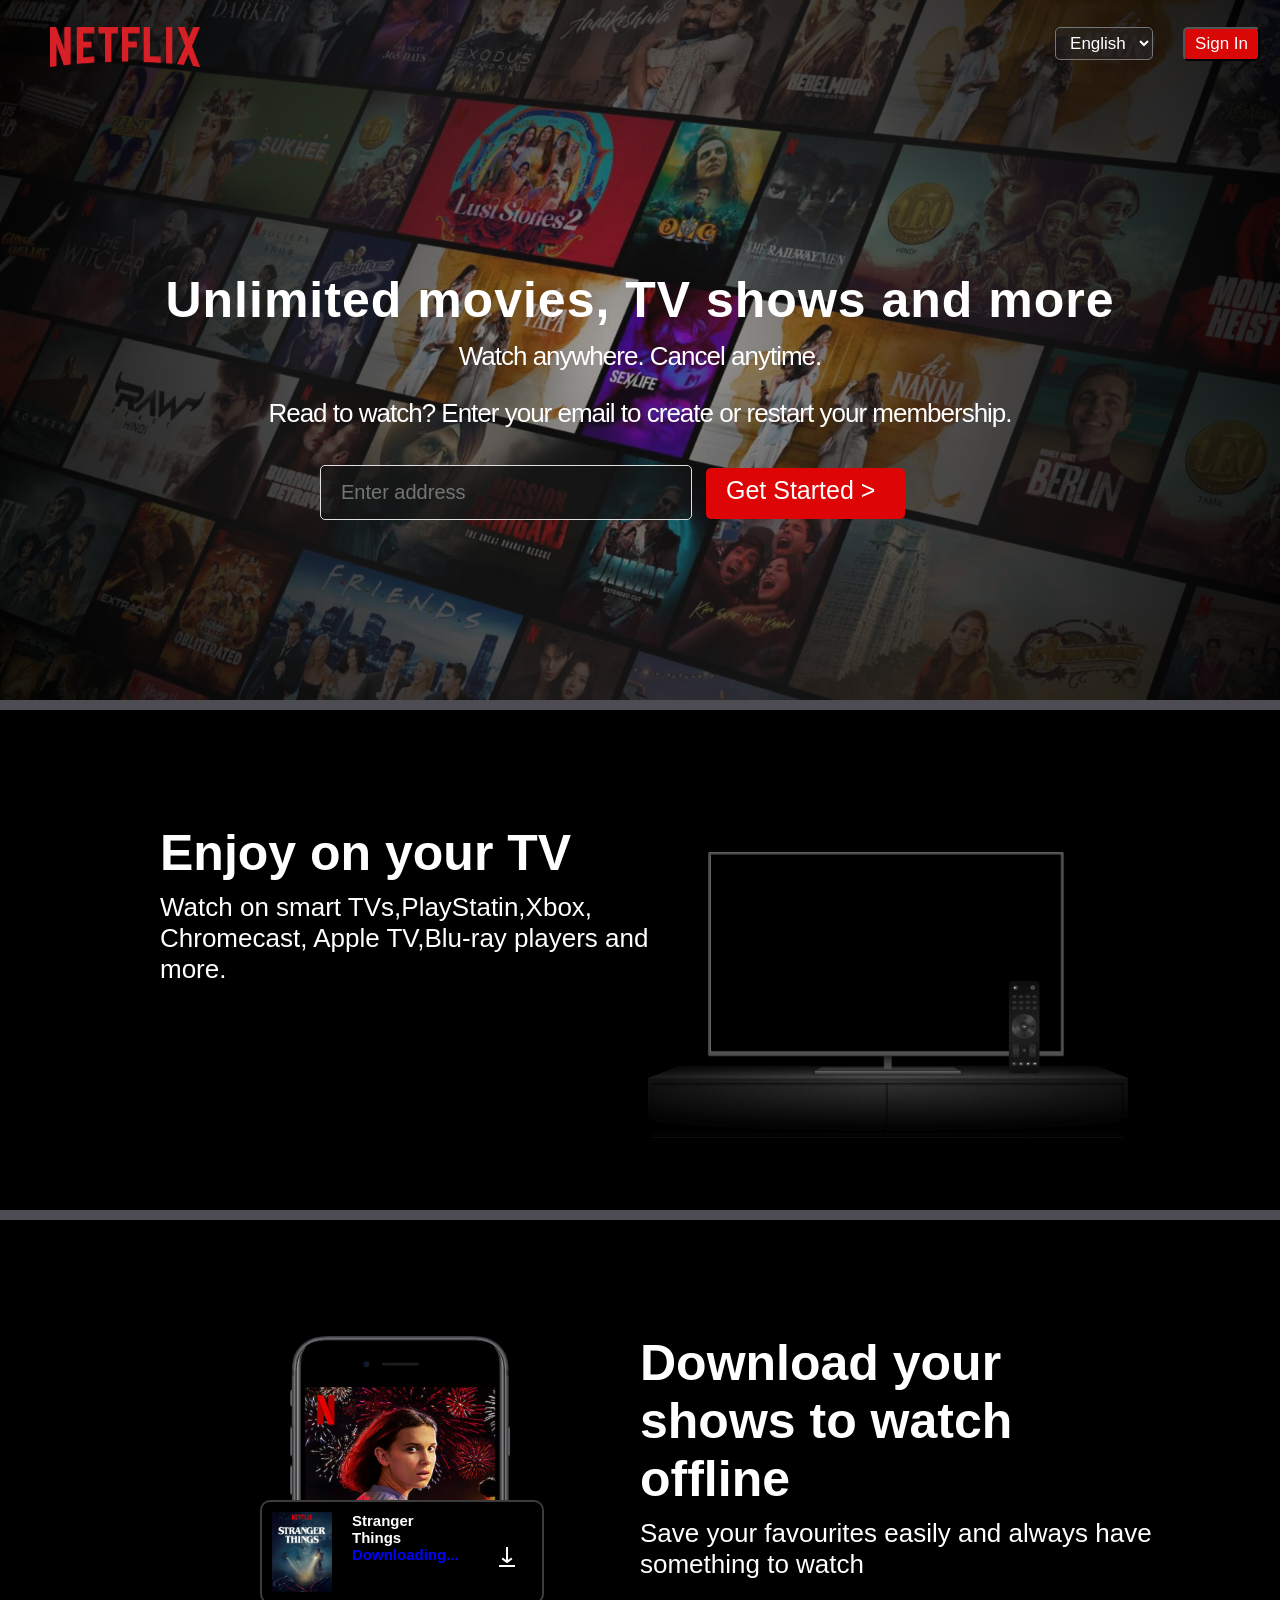
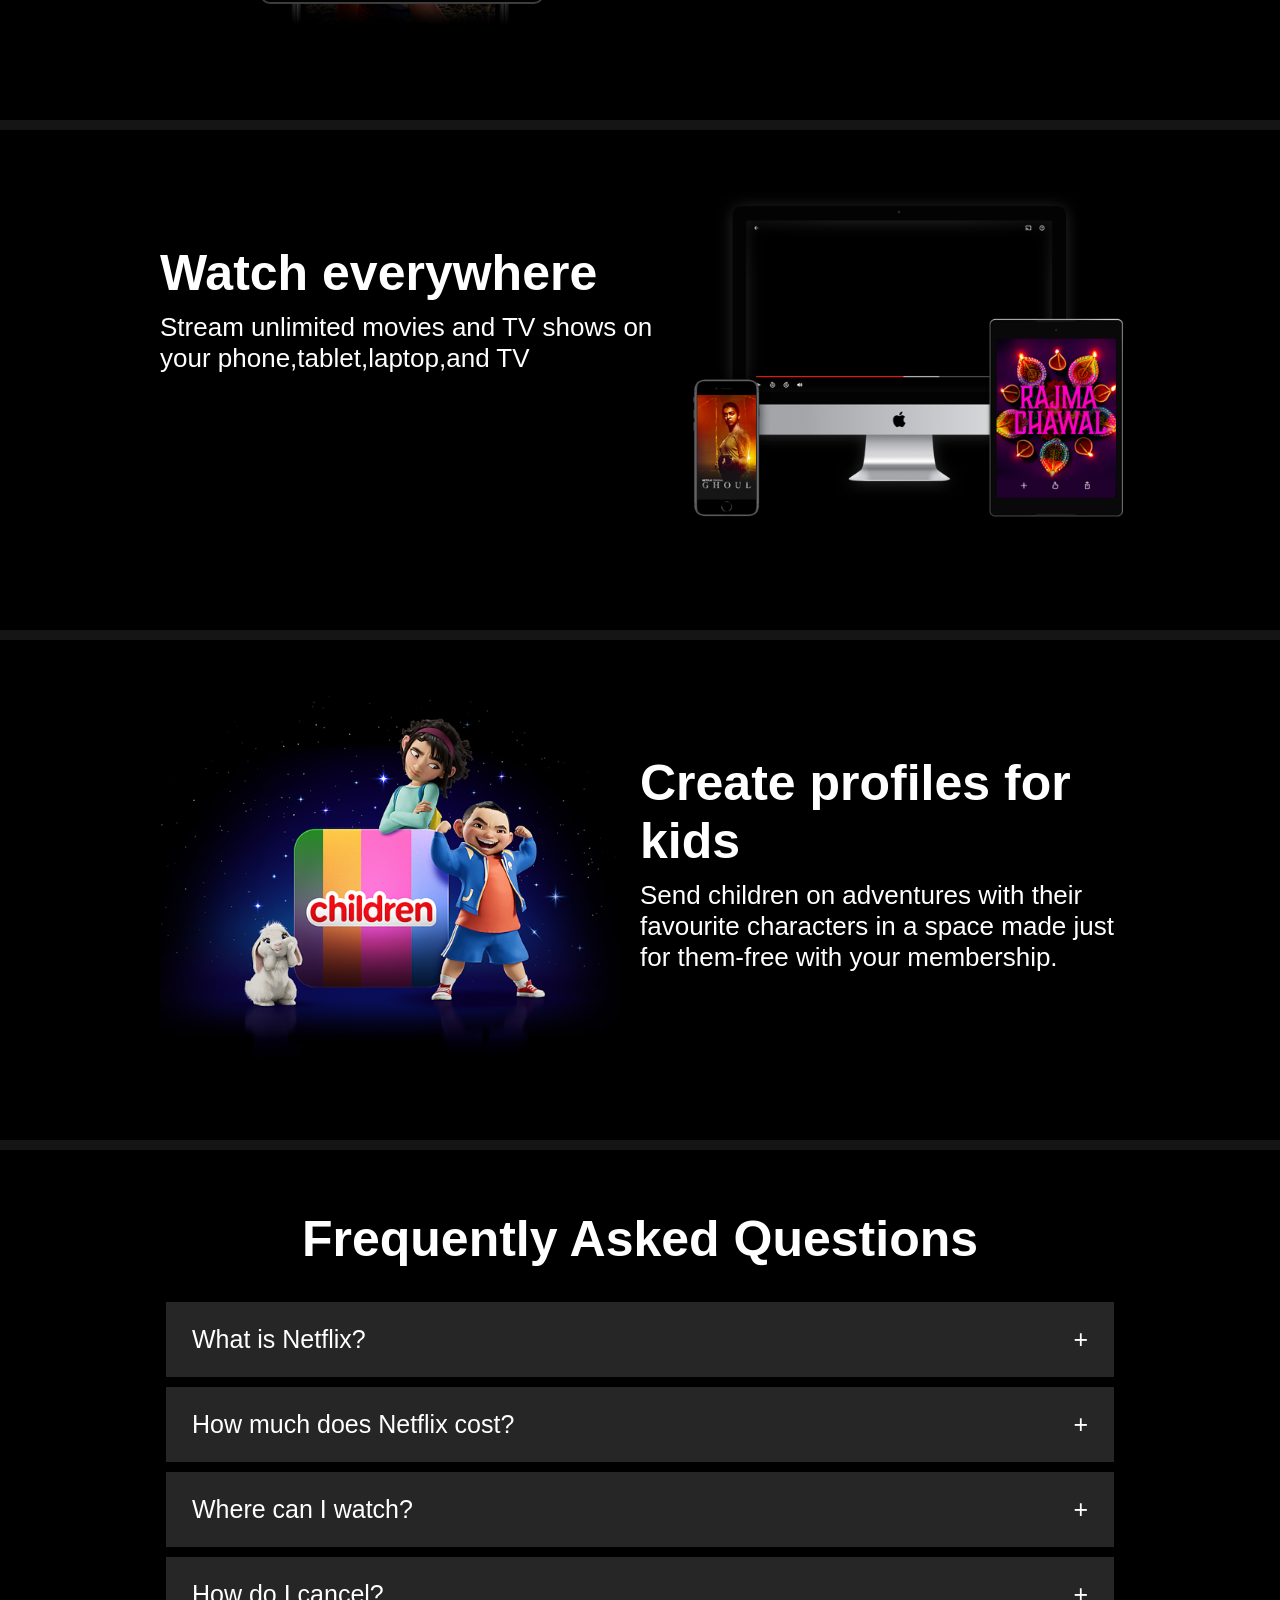
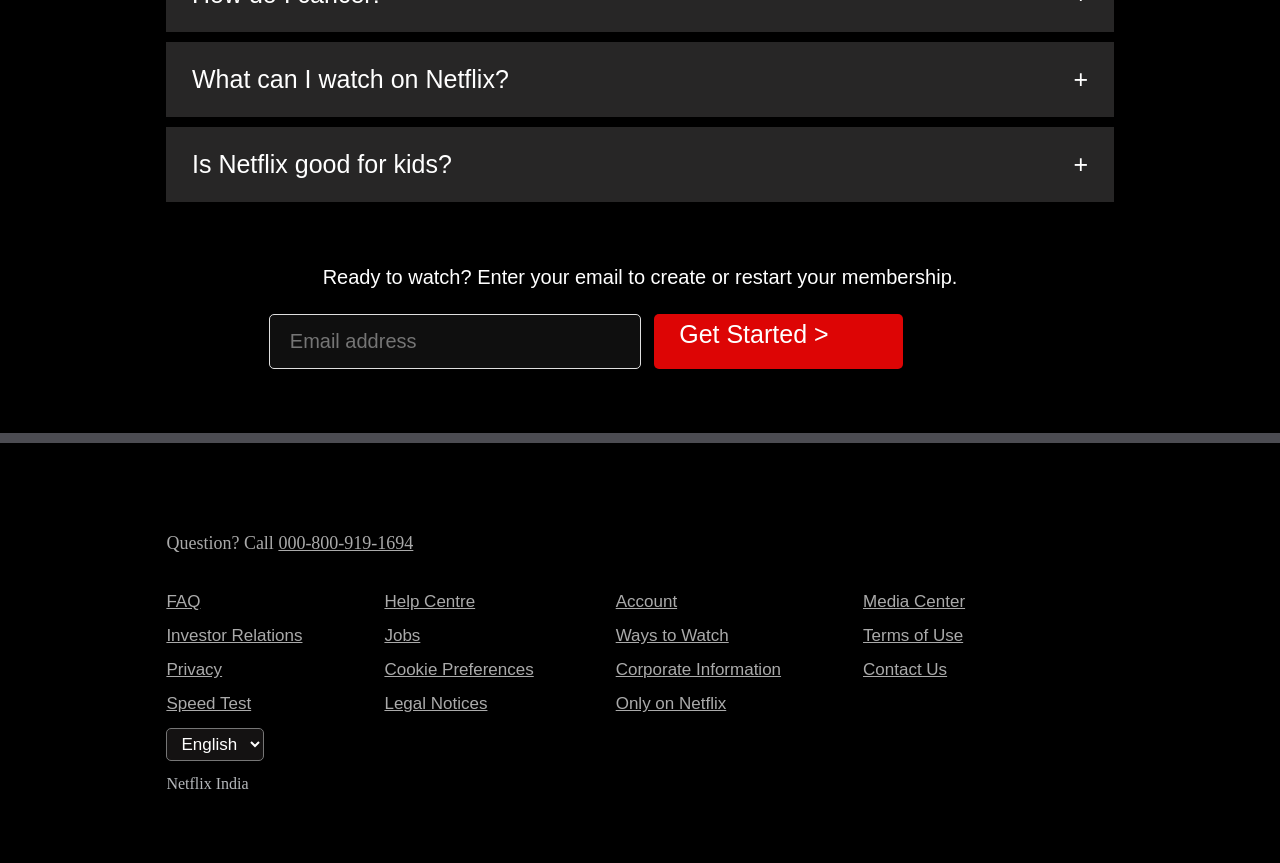
<file: index.html>
<!DOCTYPE html>
<html lang="en">
<head>
    <meta charset="UTF-8">
    <meta http-equiv="X-UA-Compatible" content="IE=edge">
    <meta name="viewport" content="width=device-width, initial-scale=1.0">
    <title>Netflix_Clone</title>
    <link href="Netflix_Clone.css" rel="stylesheet">

</head>
<body>
    <div id="body">
    <div id="home">
     <div id="top_logo_box">
        <div id="top_logo">
        <div id="netflix">
            <img  src="projects_images_and_videos/logo.png">
        </div>
        <div id="second_portion">
            <div id="language_select">
                <select id="language">
                    
                    <option>English</option>
                    <option>हिन्दी</option>
                </select>
            </div>
            <div id="button">
                <button type="button" >Sign In</button>
            </div>
            </div>
            </div>
        </div>

<div id="txt_box">
    <h1>Unlimited movies, TV shows and more</h1>
    <p>Watch anywhere. Cancel anytime.</p>
    <p>Read to watch? Enter your email to create or restart your membership.</p>
</div>
    <div id="input_box">
    <input type="txt" placeholder="Enter address">
    <span>Get Started &gt</span>
</div>
     </div>
    </div>
<div id="first_TV">
<div id="container">
    <div id="text2">
        <h1>Enjoy on your TV</h1>
        <div>Watch on smart TVs,PlayStatin,Xbox,<br>Chromecast,
        Apple TV,Blu-ray players and <br>more.</div>
    </div>
    <div id="TV1">
        <video src="https://assets.nflxext.com/ffe/siteui/acquisition/ourStory/fuji/desktop/video-tv-in-0819.m4v" type="video/mp4"  autoplay muted loop></video>
      
      <div id="image">
        <img src="projects_images_and_videos/tv.png">
   </div>
    </div>
</div>
</div>
<div id="image2">
<div id="container">
    <div id="mobile_image">
        <img id="mobimg" src="projects_images_and_videos/mobile.jpg">
        <div id="downloading_box">
         <div>
            <img id="downloading_image" src="projects_images_and_videos/boxshot.png">
        </div>
           
            <div id="stranger_things"> Stranger<br>Things<br><span style="color:blue;">Downloading...</span>
            </div>
        <div>
             <img  style="height: 50px; width: 50px;padding-top: 30px;padding-left: 10px;" id="img" src="projects_images_and_videos/download-icon.gif">
        </div>
        </div>
        </div>

    <div id="text2">
     <h1>Download your<br>
    shows to watch <br>offline</h1>
    <div>Save your favourites easily and always have <br>
    something to watch</p></div>
    </div>
</div>
</div>
<div id="image2">
<div id="container">
<div id="text2">
    <h1>Watch everywhere</h1>
    <div>Stream unlimited movies and TV shows on
    <br> your phone,tablet,laptop,and TV</div>
</div>
<div id="TV2">
    <div id="video2">
        <video src="https://assets.nflxext.com/ffe/siteui/acquisition/ourStory/fuji/desktop/video-devices-in.m4v" autoplay muted loop>
        </video>
    </div>
    <div id="TV2_image">
     <img src="projects_images_and_videos/device-pile-in.png">
    </div>
    </div>
</div>
</div>
<div id="image2">
    <div id="container">
        <div id="child_image">
         <img src="projects_images_and_videos/AAAABVr8nYuAg0xDpXDv0VI9HUoH7r2aGp4TKRCsKNQrMwxzTtr-NlwOHeS8bCI2oeZddmu3nMYr3j9MjYhHyjBASb1FaOGYZNYvPBCL.png">
        </div>
     <div id="text2">
        <h1>Create profiles for <br>kids</h1>
        <div>
            Send children on adventures with their<br>
            favourite characters in a space made just<br>
            for them-free with your membership.
        </div>
     </div>    
    </div>
</div>
<div id="Qask">
    <h1>Frequently Asked Questions</h1>
    <div id="container_box">
        <div>What is Netflix?</div>
        <div>+</div>
    </div>
        <div id="container_box">
        <div>How much does Netflix cost?</div>
        <div>+</div>
    </div>
    <div id="container_box">
        <div>Where can I watch?</div>
        <div>+</div>
    </div>

    <div id="container_box">
        <div>How do I cancel?</div>
        <div>+</div>
    </div>
    <div id="container_box">
        <div>What can I watch on Netflix?</div>
        <div>+</div>
    </div>
    <div id="container_box">
        <div>Is Netflix good for kids?</div>
        <div>+</div>
    </div>
<div id="ready_to_watch">Ready to watch? Enter your email to create or restart your membership.</div>
<div id="container">
    <div>
        <input id="input" type="text" placeholder="Email address">
    </div>
    <div id="buttonbottom">
        Get Started &gt
    </div>
</div>
</div>

<div id="bottom_body">
<div id="call">
    Question? Call <span>000-800-919-1694</span>
 </div>
 <div id="grid_container">
    <div>FAQ</div>
    <div>Help Centre</div>
    <div>Account</div>
    <div>Media Center</div>
    <div>Investor Relations</div>
    <div>Jobs</div>
    <div>Ways to Watch</div>
    <div>Terms of Use</div>
    <div>Privacy</div>
    <div>Cookie Preferences</div>
    <div>Corporate Information</div>
    <div>Contact Us</div>
    <div>Speed Test</div>
    <div>Legal Notices</div>
    <div>Only on Netflix</div>
 </div>
 <div id="language_select">
    <select id="language" style=" margin-left: 13vw;margin-top:1.1vw;">
        <option>English</option>
        <option>हिन्दी</option>
    </select>
</div>
<div style="color:rgb(181, 184, 187);padding-bottom:70px ;margin-left: 13vw;margin-top:1.1vw;">Netflix India</div>
</div>
</body>
</html>
</file>
<file: Netflix_Clone.css>
body{
    margin: 0px;
    padding: 0px;
}

#body{
background-image:url('projects_images_and_videos/background.jpg') ;
height:700px;
width: 100%; 
/* transform: scale(1.25) translateY(-10px);
*/
background-size: cover;
border-bottom: 10px solid rgb(76, 76, 82);
}
#home{
    background-image: radial-gradient(circle , rgba(59, 53, 53, 0.192),rgba(27, 26, 26, 0.747),rgba(0, 0, 0, 0.89));
    height:700px;
    width: 100%; 
    position: relative;
}
#netflix img{
   width: 150px;
   height: 40px;
}
#second_portion{
display: flex;
gap: 30px;
}
#top_logo_box{
padding-top: 27px;
}
@media screen and (max-width:960px){
#netflix img{
    width: 85px;
    height: 27px;
}
#second_portion{
display: flex;
gap: 10px;
}
}

#top_logo{
display: flex;
justify-content:space-between;
margin-left: 50px;
margin-right: 20px;
}

#language{
outline-color: white;
color: white;
border-radius: 5px;
padding-top: 5px;
padding-bottom: 5px;
padding-left: 10px;
padding-right: 10px;
font-size: 17px;

background-color:rgba(39, 35, 35, 0.514);
}
#button button{
color: white;
border-radius: 5px;
padding-top: 5px;
padding-bottom: 5px;
padding-left: 10px;
padding-right: 10px;
font-size: 17px;
background-color: rgb(218, 7, 7);
cursor: pointer;
}
#button button:hover{
background-color: rgb(185, 10, 10);
transition: .5s;
}
#txt_box{
margin-top: 200px;
text-align: center;

}
#txt_box h1{
letter-spacing: 1px;
margin-bottom: 0px;
font-size:50px;
color: white;
font-family: 'Franklin Gothic Medium', 'Arial Narrow', Arial, sans-serif;
}
#txt_box p{
letter-spacing: -1px;
margin-top: 12px;
color: white;
font-size: 26px;

font-family:'Segoe UI', Tahoma, Geneva, Verdana, sans-serif;
}
#input_box{

margin-top: 10px;
display: inline-block;
}
#input_box input{
margin-left: 25vw;
border-radius: 5px;
width: 200px;
font-size: 20px;
color: rgb(252, 252, 252);
padding-left: 20px;
padding-right: 150px;
padding-top: 15px;
padding-bottom: 15px;
background-color: rgba(20, 20, 20, 0.752);
border: 1px solid rgb(223, 223, 223);
outline-color:rgb(243, 240, 240);
}
#input_box span{
padding-top: 8px;
padding-bottom: 15px;
font-size: 25px;
width: 100px;
padding-left: 20px;
padding-right: 30px;
border-radius: 5px;
margin-left: 10px;
height: 20px;
color: white;
background-color: rgb(221, 5, 5);
font-family:'Segoe UI', Tahoma, Geneva, Verdana, sans-serif;
}
#input_box span:hover{
background-color: rgb(185, 10, 10);
transition: .5s;
cursor: pointer;
}
#first_TV{
width: 100%;
height: 500px;
background-color: rgb(0, 0, 0);
border-bottom: 10px solid rgb(76, 76, 82);
}
#text2 h1{
color: white;
display: inline-block;
font-size: 50px;
font-family: 'Segoe UI', Tahoma, Geneva, Verdana, sans-serif;
font-weight: bolder;
/*margin-left: 160px;
margin-top: 153px;*/
margin-bottom: 0px;
}
#text2 div{
margin-top: 10px;
color: white;
font-size: 26px;
/* margin-left: 160px;*/
font-family:'Segoe UI', Tahoma, Geneva, Verdana, sans-serif

}
#text2{
margin-top: 80px;
display: inline-block;
}
#TV1 video{
height: 380px;
width: 380px;
margin-left: 65px;
padding-top: 50px;
}
#TV1{
position: relative;
}
#image img{
height: 360px;
width: 480px;
position: absolute;
top: 70px;
left: 0px;
}
#container{
display: flex;
margin-left: 160px;

}

#image2{
width: 100%;
height: 500px;
background-color: rgb(0, 0, 0);
border-bottom: 10px solid rgb(21, 21, 22);

}     
#mobile_image #mobimg{
height: 340px;
width:480px;
padding-top: 65px;
}
#mobile_image {

position: relative;
}
#downloading_box{
display: flex;
color: white;
gap: 20px;
position: absolute;
top:280px;
left: 100px;
width: 280px;
height: 100px;
border: 2px solid rgb(61, 60, 60);
background-color: black;
border-radius: 10px;
}
#downloading_box #downloading_image{
height: 80px;
padding-left: 10px;
padding-top: 10px;
width: 60px;

}
#stranger_things{
height: 70px; 
width: 100px;
font-size:15px;
padding-top: 10px;
font-family:'Segoe UI', Tahoma, Geneva, Verdana, sans-serif;
font-weight: bold;
}
#TV2 img{
padding-top: 30px;
width: 500px;
}
#video2 video{
margin-left: 85px;
padding-top: 100px;
width: 300px;
}
#TV2{
position: relative;
}
#TV2_image{
top: 20px;
position: absolute;
}
#child_image img{
padding-top: 50px;
height: 370px;
width: 480px;
}
#Qask{
height: auto;
width: 100%;
background-color: black;
border-bottom: 10px solid rgb(76, 76, 82);
}
#Qask h1{
margin-top: 0px;
padding-top: 60px;
color: white;
font-size: 50px;
text-align: center;
font-family:Arial, Helvetica, sans-serif;
}
#container_box{
display: flex;
color: white;
justify-content: space-between;
cursor: pointer;
margin-left: 13vw;
margin-right: 13vw;
margin-bottom: 10px;
background-color: rgb(39, 38, 38);
}
#container_box:hover{
background-color: rgba(82, 82, 82, 0.699);
}
#container_box div{
display: inline-block;
font-family:Verdana, Geneva, Tahoma, sans-serif;
font-size: 25px;
padding-right: 2vw;
padding-left:2vw;
padding-top: 23px;
padding-bottom:23px;
}
#input{
margin-left: 8.5vw;
border-radius: 5px;
width: 200px;
font-size: 20px;
color: rgb(252, 252, 252);
padding-left: 20px;
padding-right: 150px;
padding-top: 15px;
padding-bottom: 15px;
background-color: rgba(20, 20, 20, 0.752);
border: 1px solid rgb(223, 223, 223);
outline-color:rgb(243, 240, 240);
}
#ready_to_watch{
color: white;
text-align: center;
font-size: 20px;
font-family:'Trebuchet MS', 'Lucida Sans Unicode', 'Lucida Grande', 'Lucida Sans', Arial, sans-serif;
margin-top: 5vw;
margin-bottom: 2vw;

}
#buttonbottom{
padding-top: .5vw;
padding-bottom:.5vw;
font-size: 25px;
width: 15vw;
padding-left: 2vw;
padding-right: 2.5vw;
border-radius: 5px;
margin-left: 1vw;
height: 3.3vw;
color: white;
cursor: pointer;
background-color: rgb(221, 5, 5);
font-family:'Segoe UI', Tahoma, Geneva, Verdana, sans-serif;
margin-bottom: 5vw;
}
#buttonbottom:hover{
background-color: rgb(170, 17, 17);
}
#call{
color: rgb(170, 170, 170);
background-color: black;
font-size: 18px;
padding-top:7vw;
padding-left: 13vw;
padding-bottom: 3vw;

}
#call span{
text-decoration: underline;
cursor: pointer;
}
#grid_container{
padding-right: 20vw;
padding-left: 13vw;
font-size: 17px;
color: rgb(170, 170, 170);
display: grid;
grid-template-columns: auto auto auto auto;
background-color: black;
column-gap: 1.8vw;
row-gap: 1.1vw;
text-decoration: underline;
font-family: 'Gill Sans', 'Gill Sans MT', Calibri, 'Trebuchet MS', sans-serif;
cursor: pointer;
}
#bottom_body{
width: 100%;
height: auto;
background-color: black;
}
</file>
